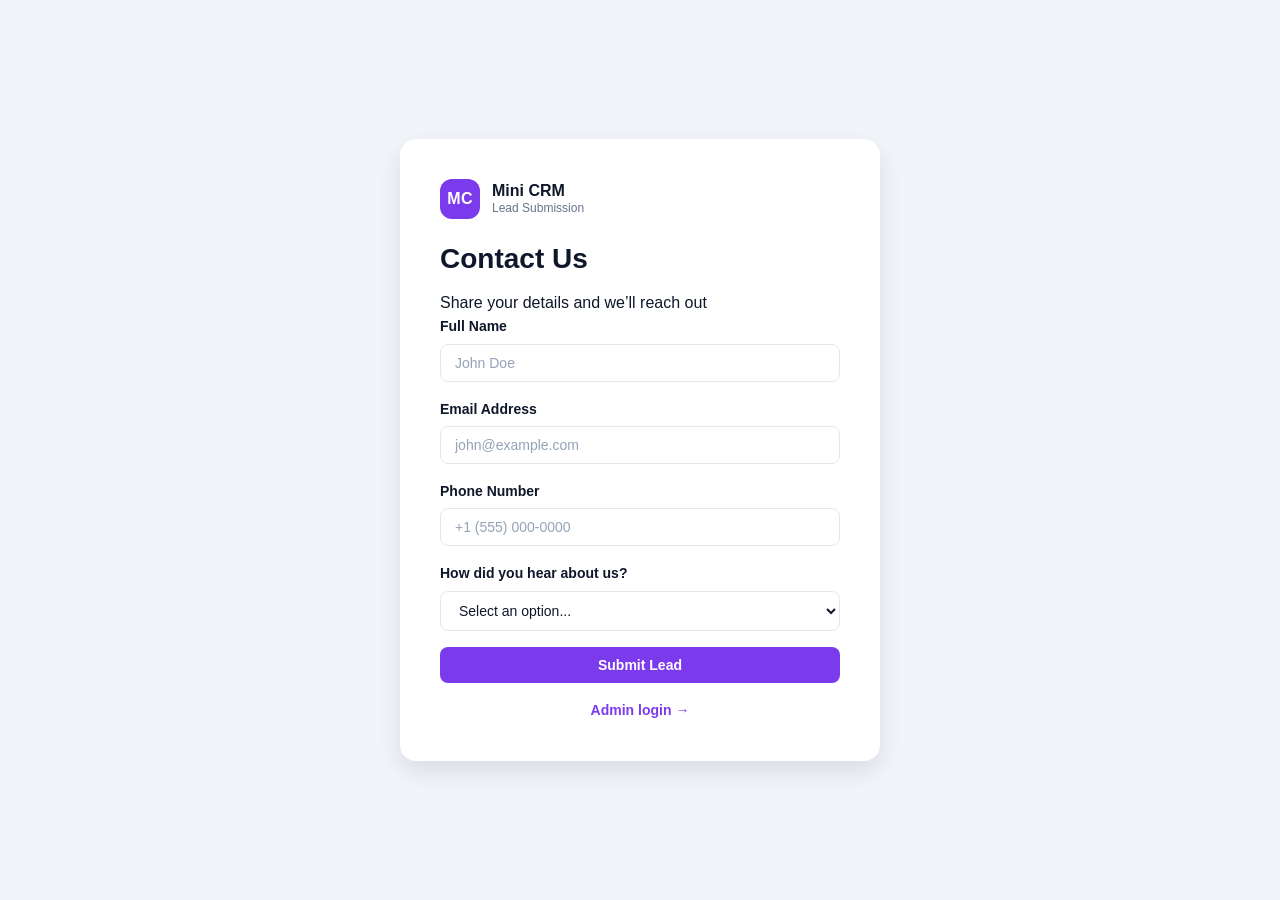
<file: frontend/index.html>
<!doctype html>
<html lang="en">
<head>
  <meta charset="UTF-8" />
  <meta name="viewport" content="width=device-width, initial-scale=1.0" />
  <title>Mini CRM | Contact</title>
  <link rel="stylesheet" href="style.css" />
</head>
<body data-page="contact">
  <main class="page-wrap">
    <section class="contact-card">
      <div class="brand">
        <div class="logo-mark" aria-hidden="true">MC</div>
        <div class="logo-text">
          <div class="logo-title">Mini CRM</div>
          <div class="logo-tagline">Lead Submission</div>
        </div>
      </div>

      <h1>Contact Us</h1>
      <p class="subtitle">Share your details and we’ll reach out</p>

      <form id="lead-form" novalidate>
        <label>
          Full Name
          <input type="text" name="name" placeholder="John Doe" required maxlength="120" />
        </label>

        <label>
          Email Address
          <input type="email" name="email" placeholder="john@example.com" required />
        </label>

        <label>
          Phone Number
          <input type="tel" name="phone" placeholder="+1 (555) 000-0000" required maxlength="25" />
        </label>

        <label>
          How did you hear about us?
          <select name="source" required>
            <option value="">Select an option...</option>
            <option value="website">Website</option>
            <option value="instagram">Instagram</option>
            <option value="referral">Referral</option>
            <option value="linkedin">LinkedIn</option>
            <option value="other">Other</option>
          </select>
        </label>

        <button type="submit" class="primary" style="width: 100%;">Submit Lead</button>
      </form>

      <p id="message" class="message" aria-live="polite"></p>
      <p class="meta-link"><a href="login.html">Admin login →</a></p>
    </section>
  </main>

  <script src="script.js"></script>
</body>
</html>
</file>
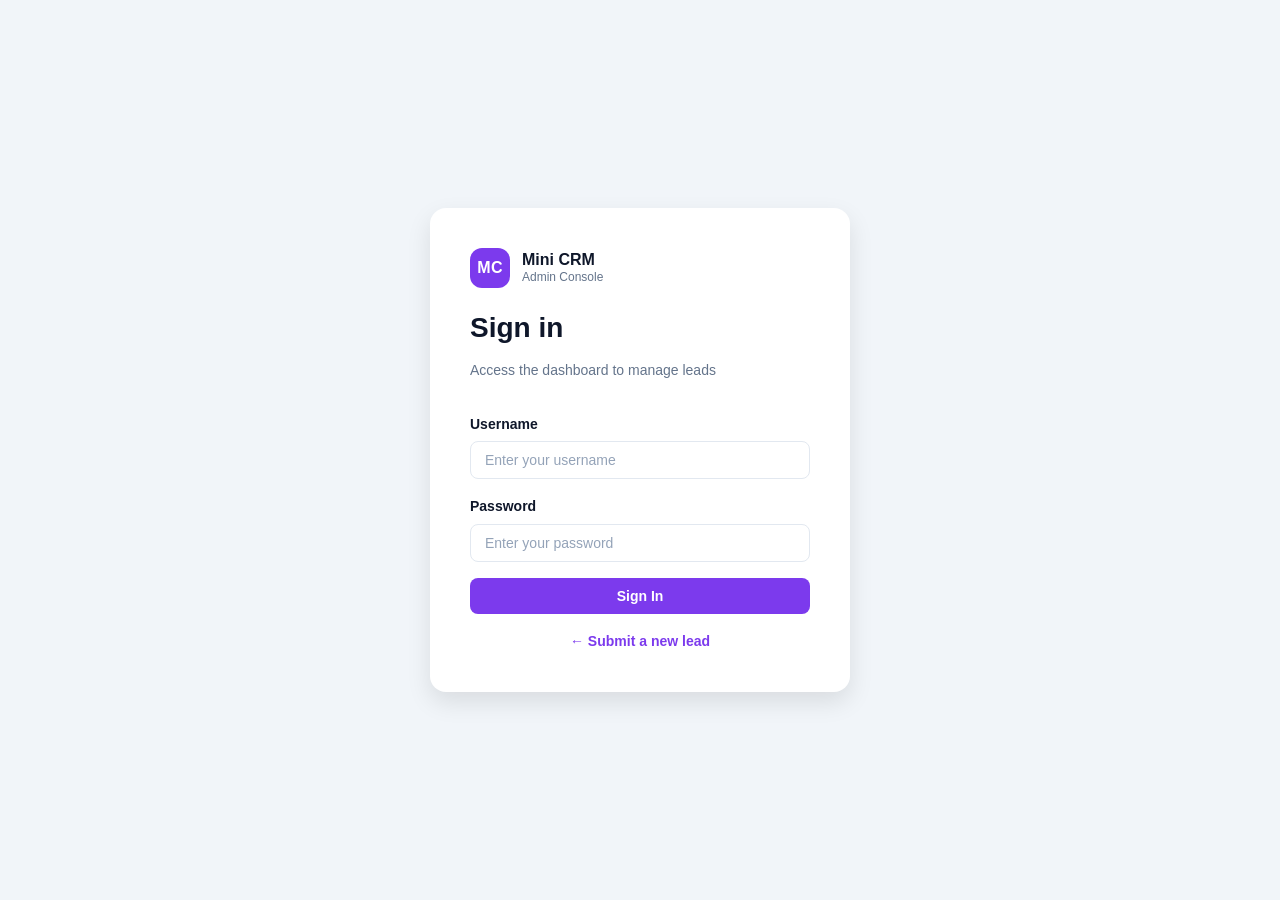
<file: frontend/login.html>
<!doctype html>
<html lang="en">
<head>
  <meta charset="UTF-8" />
  <meta name="viewport" content="width=device-width, initial-scale=1.0" />
  <title>Mini CRM | Admin Login</title>
  <link rel="stylesheet" href="style.css" />
</head>
<body data-page="login">
  <main class="page-wrap">
    <section class="login-card">
      <div class="brand">
        <div class="logo-mark" aria-hidden="true">MC</div>
        <div class="logo-text">
          <div class="logo-title">Mini CRM</div>
          <div class="logo-tagline">Admin Console</div>
        </div>
      </div>

      <h1>Sign in</h1>
      <p class="subtitle">Access the dashboard to manage leads</p>

      <form id="login-form" novalidate>
        <label>
          Username
          <input type="text" name="username" placeholder="Enter your username" required />
        </label>

        <label>
          Password
          <input type="password" name="password" placeholder="Enter your password" required />
        </label>

        <button type="submit" class="primary" style="width: 100%;">Sign In</button>
      </form>

      <p id="message" class="message" aria-live="polite"></p>
      <p class="meta-link"><a href="index.html">← Submit a new lead</a></p>
    </section>
  </main>

  <script src="script.js"></script>
</body>
</html>
</file>
<file: frontend/style.css>
:root {
  --primary: #7c3aed;
  --primary-light: #a78bfa;
  --primary-dark: #6d28d9;
  --accent: #ec4899;
  --accent-light: #f472b6;
  --success: #10b981;
  --danger: #ef4444;
  --warning: #f59e0b;
  --bg-dark: #0f172a;
  --bg-light: #f8fafc;
  --surface-dark: #1e293b;
  --surface-light: #ffffff;
  --text-primary: #0f172a;
  --text-secondary: #64748b;
  --text-tertiary: #94a3b8;
  --border: #e2e8f0;
  --shadow-sm: 0 1px 2px rgba(0, 0, 0, 0.05);
  --shadow-md: 0 4px 6px rgba(0, 0, 0, 0.1);
  --shadow-lg: 0 10px 25px rgba(0, 0, 0, 0.1);
  --radius: 12px;
  --radius-lg: 16px;
}

* {
  margin: 0;
  padding: 0;
  box-sizing: border-box;
}

html, body {
  height: 100%;
}

body {
  font-family: -apple-system, BlinkMacSystemFont, "Segoe UI", Roboto, "Helvetica Neue", Arial, sans-serif;
  background: var(--bg-light);
  color: var(--text-primary);
  line-height: 1.6;
}

/* ============ BRAND / LOGO ============ */
.brand {
  display: flex;
  align-items: center;
  gap: 12px;
  margin-bottom: 20px;
}

.logo-mark {
  width: 40px;
  height: 40px;
  border-radius: 12px;
  background: var(--primary);
  color: white;
  display: flex;
  align-items: center;
  justify-content: center;
  font-weight: 800;
  letter-spacing: 0.4px;
  user-select: none;
}

.logo-text {
  display: flex;
  flex-direction: column;
  line-height: 1.1;
}

.logo-title {
  font-size: 16px;
  font-weight: 800;
  color: var(--text-primary);
}

.logo-tagline {
  font-size: 12px;
  color: var(--text-secondary);
  margin-top: 2px;
}

/* ============ LOGIN PAGE ============ */
body[data-page="login"] {
  display: flex;
  align-items: center;
  justify-content: center;
  min-height: 100vh;
  background: #f1f5f9;
}

.page-wrap {
  width: 100%;
  display: flex;
  align-items: center;
  justify-content: center;
  padding: 20px;
}

.login-card {
  width: min(420px, 100%);
  background: var(--surface-light);
  border-radius: var(--radius-lg);
  padding: 40px;
  box-shadow: var(--shadow-lg);
}

.login-card .brand {
  margin-bottom: 18px;
}

.login-card h1 {
  font-size: 28px;
  font-weight: 700;
  margin-bottom: 8px;
  color: var(--text-primary);
}

.login-card .subtitle {
  color: var(--text-secondary);
  margin-bottom: 32px;
  font-size: 14px;
}

/* ============ CONTACT FORM PAGE ============ */
body[data-page="contact"] {
  min-height: 100vh;
  display: flex;
  align-items: center;
  justify-content: center;
  background: #f1f5f9;
}

.contact-card {
  width: min(480px, 100%);
  background: var(--surface-light);
  border-radius: var(--radius-lg);
  padding: 40px;
  box-shadow: var(--shadow-lg);
}

.contact-card .brand {
  margin-bottom: 18px;
}

.contact-card h1 {
  font-size: 28px;
  font-weight: 700;
  margin-bottom: 8px;
}

/* ============ UNIVERSAL FORMS ============ */
form {
  display: grid;
  gap: 16px;
}

label {
  display: flex;
  flex-direction: column;
  gap: 6px;
  font-weight: 600;
  font-size: 14px;
  color: var(--text-primary);
}

input, select, textarea {
  width: 100%;
  padding: 10px 14px;
  border: 1px solid var(--border);
  border-radius: 8px;
  font-family: inherit;
  font-size: 14px;
  background: var(--surface-light);
  color: var(--text-primary);
  transition: all 0.2s ease;
}

input:focus, select:focus, textarea:focus {
  outline: none;
  border-color: var(--primary);
  box-shadow: 0 0 0 3px rgba(124, 58, 237, 0.1);
}

input::placeholder {
  color: var(--text-tertiary);
}

button {
  padding: 10px 16px;
  border: none;
  border-radius: 8px;
  font-family: inherit;
  font-weight: 600;
  font-size: 14px;
  cursor: pointer;
  transition: all 0.2s ease;
}

button.primary {
  background: var(--primary);
  color: white;
}

button.primary:hover {
  background: var(--primary-dark);
}

button.outline {
  background: transparent;
  border: 1px solid var(--border);
  color: var(--text-primary);
}

button.outline:hover {
  background: var(--bg-light);
  border-color: var(--primary);
  color: var(--primary);
}

button.danger {
  background: var(--danger);
  color: white;
}

button.danger:hover {
  opacity: 0.9;
}

.message {
  padding: 10px 12px;
  border-radius: 8px;
  font-size: 14px;
  font-weight: 500;
  margin-top: 8px;
}

.message:empty {
  display: none;
}

.message.error {
  background: rgba(239, 68, 68, 0.1);
  color: var(--danger);
}

.message:not(.error) {
  background: rgba(16, 185, 129, 0.1);
  color: var(--success);
}

.meta-link {
  text-align: center;
  margin-top: 16px;
  font-size: 14px;
}

.meta-link a {
  color: var(--primary);
  text-decoration: none;
  font-weight: 600;
}

.meta-link a:hover {
  text-decoration: underline;
}

/* ============ DASHBOARD LAYOUT ============ */
body[data-page="dashboard"] {
  display: flex;
  height: 100vh;
  overflow: hidden;
}

.sidebar {
  width: var(--sidebar-width, 280px);
  background: var(--surface-dark);
  color: var(--text-secondary);
  padding: 24px 0;
  overflow-y: auto;
  border-right: 1px solid rgba(148, 163, 184, 0.1);
  position: relative;
}

.sidebar-resizer {
  position: absolute;
  top: 0;
  right: -4px;
  width: 8px;
  height: 100%;
  cursor: col-resize;
}

.sidebar-resizer::after {
  content: "";
  position: absolute;
  top: 0;
  bottom: 0;
  left: 50%;
  width: 2px;
  transform: translateX(-50%);
  background: rgba(226, 232, 240, 0.12);
  opacity: 0;
  transition: opacity 0.15s ease;
}

.sidebar-resizer:hover::after {
  opacity: 1;
}

body.sidebar-resizing {
  cursor: col-resize;
  user-select: none;
}

body.sidebar-resizing * {
  cursor: col-resize !important;
}

.sidebar-logo {
  padding: 0 24px;
  display: flex;
  align-items: center;
  gap: 12px;
  margin-bottom: 32px;
  color: var(--surface-light);
}

.sidebar-logo .logo-title {
  color: var(--surface-light);
  font-size: 15px;
}

.sidebar-logo .logo-tagline {
  color: rgba(226, 232, 240, 0.7);
}

.sidebar-logo .logo-mark {
  width: 36px;
  height: 36px;
  border-radius: 12px;
}

.icon {
  width: 18px;
  height: 18px;
  display: inline-flex;
  align-items: center;
  justify-content: center;
  flex-shrink: 0;
}

.icon svg {
  width: 18px;
  height: 18px;
}

.sidebar-section {
  border-top: 1px solid rgba(148, 163, 184, 0.1);
  margin-top: 20px;
  padding-top: 16px;
}

.sidebar-section:first-child {
  border-top: none;
  margin-top: 0;
  padding-top: 0;
}

.sidebar-label {
  font-size: 12px;
  text-transform: uppercase;
  letter-spacing: 0.5px;
  color: var(--text-tertiary);
  padding: 0 24px;
  margin-bottom: 8px;
  font-weight: 600;
}

.sidebar-item {
  appearance: none;
  background: transparent;
  border: none;
  width: 100%;
  text-align: left;
  padding: 10px 24px;
  color: var(--text-tertiary);
  cursor: pointer;
  transition: all 0.2s ease;
  display: flex;
  align-items: center;
  gap: 10px;
  font-size: 14px;
  border-left: 3px solid transparent;
}

.sidebar-item:focus-visible {
  outline: none;
  box-shadow: 0 0 0 3px rgba(124, 58, 237, 0.25);
}

.sidebar-item:hover {
  color: var(--surface-light);
  background: rgba(124, 58, 237, 0.1);
  border-left-color: var(--primary);
}

.sidebar-item.active {
  color: var(--primary);
  background: rgba(124, 58, 237, 0.1);
  border-left-color: var(--primary);
  font-weight: 600;
}

.main-content {
  flex: 1;
  display: flex;
  flex-direction: column;
  overflow: hidden;
}

.topbar {
  background: var(--surface-light);
  border-bottom: 1px solid var(--border);
  padding: 16px 32px;
  display: flex;
  justify-content: space-between;
  align-items: center;
  height: 70px;
}

.topbar-left {
  display: flex;
  align-items: center;
  gap: 16px;
}

.topbar-left h1 {
  font-size: 24px;
  font-weight: 700;
  color: var(--text-primary);
}

.topbar-right {
  display: flex;
  align-items: center;
  gap: 20px;
}

.user-profile {
  display: flex;
  align-items: center;
  gap: 12px;
}

.avatar {
  width: 40px;
  height: 40px;
  border-radius: 50%;
  background: var(--primary);
  display: flex;
  align-items: center;
  justify-content: center;
  color: white;
  font-weight: 700;
  font-size: 16px;
}

.dashboard-content {
  flex: 1;
  overflow-y: auto;
  padding: 32px;
}

/* ============ ANALYTICS CARDS ============ */
.analytics-grid {
  display: grid;
  grid-template-columns: repeat(auto-fit, minmax(200px, 1fr));
  gap: 20px;
  margin-bottom: 32px;
}

.stat-card {
  background: var(--surface-light);
  border: 1px solid var(--border);
  border-radius: var(--radius-lg);
  padding: 20px;
  box-shadow: var(--shadow-sm);
  transition: all 0.3s ease;
}

.stat-card:hover {
  border-color: var(--primary);
  box-shadow: 0 0 0 1px rgba(124, 58, 237, 0.1);
  transform: translateY(-2px);
}

.stat-card h2 {
  font-size: 13px;
  font-weight: 600;
  color: var(--text-secondary);
  text-transform: uppercase;
  letter-spacing: 0.5px;
  margin-bottom: 12px;
}

.stat-card p {
  font-size: 32px;
  font-weight: 700;
  color: var(--text-primary);
}

.stat-card.highlight {
  background: rgba(124, 58, 237, 0.05);
  border-color: var(--primary);
}

.stat-badge {
  display: inline-block;
  font-size: 12px;
  font-weight: 600;
  margin-top: 8px;
  padding: 4px 8px;
  border-radius: 4px;
  background: rgba(16, 185, 129, 0.1);
  color: var(--success);
}

.stat-badge.danger {
  background: rgba(239, 68, 68, 0.1);
  color: var(--danger);
}

/* ============ CONTROLS ============ */
.controls {
  background: var(--surface-light);
  border: 1px solid var(--border);
  border-radius: var(--radius-lg);
  padding: 16px 20px;
  margin-bottom: 24px;
}

.control-row {
  display: grid;
  grid-template-columns: repeat(auto-fit, minmax(150px, 1fr));
  gap: 12px;
  align-items: end;
}

.checkbox-inline {
  display: flex;
  align-items: center;
  gap: 8px;
  border: 1px solid var(--border);
  border-radius: 8px;
  background: #fff;
  min-height: 42px;
  padding: 0 12px;
  font-size: 13px;
  font-weight: 600;
  color: var(--text-secondary);
}

.checkbox-inline input {
  width: auto;
  margin: 0;
}

.control-actions {
  grid-column: 1 / -1;
  display: flex;
  flex-wrap: wrap;
  gap: 10px;
  align-items: center;
  padding-top: 2px;
}

.checkbox-filter {
  min-height: 38px;
  padding: 0 10px;
  font-size: 12px;
  white-space: nowrap;
}

.settings-checkbox {
  min-height: 46px;
  margin-top: 4px;
  align-items: flex-start;
  padding-top: 10px;
  padding-bottom: 10px;
}

.settings-checkbox span {
  line-height: 1.35;
}

.settings-grid {
  display: grid;
  grid-template-columns: repeat(auto-fit, minmax(220px, 1fr));
  gap: 12px;
  margin-bottom: 12px;
}

@media (max-width: 1200px) {
  .control-row {
    grid-template-columns: 1fr;
  }

  .control-actions {
    justify-content: flex-start;
  }
}

/* ============ ANALYTICS BREAKDOWNS ============ */
.split-grid {
  display: grid;
  grid-template-columns: 1fr 1fr;
  gap: 20px;
  margin-bottom: 24px;
}

@media (max-width: 1000px) {
  .split-grid {
    grid-template-columns: 1fr;
  }

  .donut-wrap {
    grid-template-columns: 1fr;
  }
}

.panel-card {
  background: var(--surface-light);
  border: 1px solid var(--border);
  border-radius: var(--radius-lg);
  box-shadow: var(--shadow-sm);
  overflow: hidden;
}

.panel-header {
  display: flex;
  align-items: center;
  justify-content: space-between;
  gap: 12px;
}

.panel-header h2 {
  font-size: 14px;
  font-weight: 700;
  color: var(--text-primary);
}

.panel-meta {
  font-size: 12px;
  color: var(--text-secondary);
}

.panel-card .panel-header {
  padding: 16px 20px;
  border-bottom: 1px solid var(--border);
}

.panel-body {
  padding: 12px 20px 16px;
}

.mini-list {
  list-style: none;
  display: grid;
  gap: 10px;
}

.mini-list li {
  display: flex;
  align-items: center;
  justify-content: space-between;
  gap: 12px;
  padding: 10px 12px;
  border: 1px solid var(--border);
  border-radius: 10px;
  background: var(--bg-light);
}

.mini-list .label {
  font-weight: 600;
  color: var(--text-primary);
  font-size: 13px;
}

.mini-list .value {
  font-weight: 700;
  color: var(--text-secondary);
  font-size: 13px;
}

.mini-list.compact li {
  padding: 8px 10px;
}

.graph-list {
  list-style: none;
  display: grid;
  gap: 10px;
}

.traffic-chart-wrap {
  border: 1px solid var(--border);
  border-radius: 12px;
  background: linear-gradient(180deg, rgba(124, 58, 237, 0.04) 0%, rgba(236, 72, 153, 0.03) 100%);
  padding: 12px;
}

.traffic-chart-wrap canvas {
  width: 100%;
  height: 260px;
}

.graph-list li {
  display: grid;
  gap: 6px;
}

.graph-top {
  display: flex;
  align-items: center;
  justify-content: space-between;
  font-size: 12px;
  color: var(--text-secondary);
}

.graph-bar {
  height: 10px;
  width: 100%;
  border-radius: 999px;
  background: #eef2ff;
  overflow: hidden;
}

.graph-bar > span {
  display: block;
  height: 100%;
  background: linear-gradient(90deg, var(--primary), var(--accent));
  border-radius: 999px;
}

.donut-wrap {
  display: grid;
  grid-template-columns: 160px 1fr;
  gap: 18px;
  align-items: center;
}

.donut-chart {
  width: 160px;
  height: 160px;
  border-radius: 50%;
  background: conic-gradient(var(--primary) 100%);
  position: relative;
  border: 1px solid var(--border);
}

.donut-chart::after {
  content: "";
  position: absolute;
  inset: 24px;
  border-radius: 50%;
  background: #fff;
  border: 1px solid var(--border);
}

.bookmark-list {
  display: flex;
  flex-wrap: wrap;
  gap: 10px;
}

.bookmark-chip {
  border: 1px solid var(--border);
  background: var(--bg-light);
  border-radius: 999px;
  padding: 7px 12px;
  font-size: 12px;
  font-weight: 600;
  color: var(--text-primary);
  cursor: pointer;
}

.bookmark-chip:hover {
  border-color: var(--primary);
  color: var(--primary-dark);
}

.bookmark-btn.active {
  background: rgba(124, 58, 237, 0.1);
  border-color: var(--primary);
  color: var(--primary-dark);
}

/* ============ TABLE ============ */
.table-card {
  background: var(--surface-light);
  border: 1px solid var(--border);
  border-radius: var(--radius-lg);
  overflow: hidden;
  box-shadow: var(--shadow-sm);
}

.table-wrap {
  overflow-x: auto;
}

table {
  width: 100%;
  border-collapse: collapse;
  font-size: 14px;
}

thead {
  background: var(--bg-light);
  border-bottom: 2px solid var(--border);
}

th {
  padding: 12px 16px;
  text-align: left;
  font-weight: 600;
  color: var(--text-primary);
  font-size: 13px;
  text-transform: uppercase;
  letter-spacing: 0.5px;
}

td {
  padding: 12px 16px;
  border-bottom: 1px solid var(--border);
  color: var(--text-primary);
}

tbody tr {
  transition: background 0.2s ease;
}

tbody tr:hover {
  background: var(--bg-light);
}

tbody tr.new-lead {
  background: rgba(236, 72, 153, 0.05);
}

tbody tr.new-lead:hover {
  background: rgba(236, 72, 153, 0.08);
}

td input, td select, td textarea {
  font-size: 13px;
}

.notes-cell textarea {
  min-height: 60px;
  resize: vertical;
}

/* ============ ACTIONS ============ */
.actions {
  display: flex;
  gap: 8px;
}

.actions button {
  padding: 6px 10px;
  font-size: 12px;
  flex-shrink: 0;
}

/* ============ PAGINATION ============ */
.pager {
  display: flex;
  justify-content: flex-end;
  gap: 12px;
  padding: 16px 20px;
  border-top: 1px solid var(--border);
}

.pager button {
  padding: 8px 16px;
  font-size: 13px;
}

/* ============ SCROLLBAR ============ */
::-webkit-scrollbar {
  width: 8px;
  height: 8px;
}

::-webkit-scrollbar-track {
  background: transparent;
}

::-webkit-scrollbar-thumb {
  background: var(--border);
  border-radius: 4px;
}

::-webkit-scrollbar-thumb:hover {
  background: var(--text-tertiary);
}

/* ============ RESPONSIVE ============ */
@media (max-width: 768px) {
  .sidebar {
    width: 200px;
  }

  .sidebar-resizer {
    display: none;
  }

  .topbar {
    padding: 12px 16px;
  }

  .dashboard-content {
    padding: 16px;
  }

  .analytics-grid {
    grid-template-columns: repeat(2, 1fr);
    gap: 12px;
  }

  .control-row {
    grid-template-columns: 1fr;
  }

  .control-actions {
    flex-direction: column;
    align-items: stretch;
  }

  .control-actions .checkbox-filter,
  .control-actions button {
    width: 100%;
    justify-content: center;
  }

  table {
    font-size: 12px;
  }

  th, td {
    padding: 8px 12px;
  }
}
</file>
